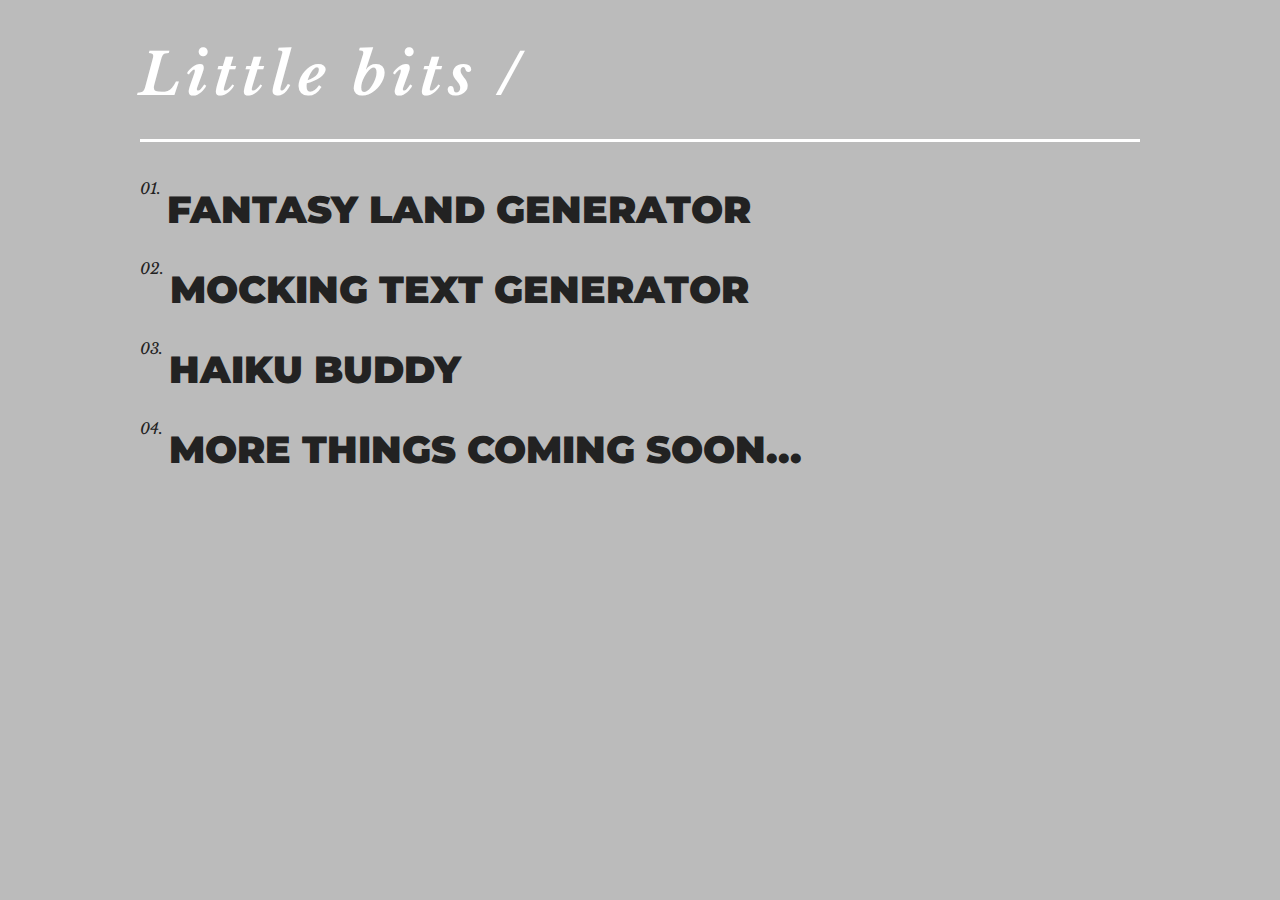
<file: index.html>
<!doctype html>
<html lang="en">
  <head>
    <meta charset="UTF-8"/>
    <meta name="viewport" content="width=device-width, initial-scale=1.0">
    <title>Little bits</title>

    <link href="https://fonts.googleapis.com/css2?family=Libre+Baskerville:ital@1&family=Montserrat:wght@900&display=swap" rel="stylesheet">

    <style type="text/css">
     body {
         --fg-color1: #fff;
         --fg-color2: #222;

         background: #bbb;
     }

     main {
         max-width: 1000px;
         padding: 0 15px;
         margin: 0 auto;
     }

     h1 {
         padding-bottom: 0.5em;
         border-bottom: 3px solid var(--fg-color1);

         color: var(--fg-color1);

         font-family: 'Libre Baskerville', serif;
         font-style: italic;
         font-weight: 900;
         font-size: 4vw;
         font-size: clamp(40px, 4.5vw, 80px);
         letter-spacing: 0.1em;
     }

     ol {
         padding: 0;
         list-style: none;
         counter-reset: no-easter-eggs-here;
     }

     ol li {
         display: flex;
         margin-bottom: 1.4em;
         counter-increment: no-easter-eggs-here;
     }

     ol li::before {
         content: "0" counter(no-easter-eggs-here) ".";
         margin-right: 0.4em;
         font-size: 1em;
         font-size: clamp(14px, 1.2vw, 36px);
         font-family: 'Libre Baskerville', serif;
         font-style: italic;
         line-height: 1;
         color: var(--fg-color2);
         transition: color .3s;
     }

     ol li:hover::before {
         color: #dd0000;
         /* content: "00."; */
     }

     a {
         width: 100%;
         font-family: 'Montserrat', sans-serif;
         font-weight: 900;
         font-size: 3.5vw;
         font-size: clamp(22px, 3vw, 72px);
         line-height: 1.5em;
         text-transform: uppercase;
         text-decoration: none;

         color: var(--fg-color2);

         transition: color .3s, padding .2s;
     }

     a:hover {
         padding-left: 0.15em;
         color: var(--fg-color1);
     }
    </style>
  </head>
  <body>
    <main>
      <h1>Little bits /</h1>
      <ol>
        <li><a href="fantasy-lands">Fantasy land generator</a></li>
        <li><a href="mocking-text">Mocking text generator</a></li>
        <li><a href="haiku-buddy">Haiku buddy</a></li>
        <li><a href="https://github.com/ArturMroz/little-bits">more things coming soon...</a></li>
      </ol>
    </main>
  </body>
</html>
</file>
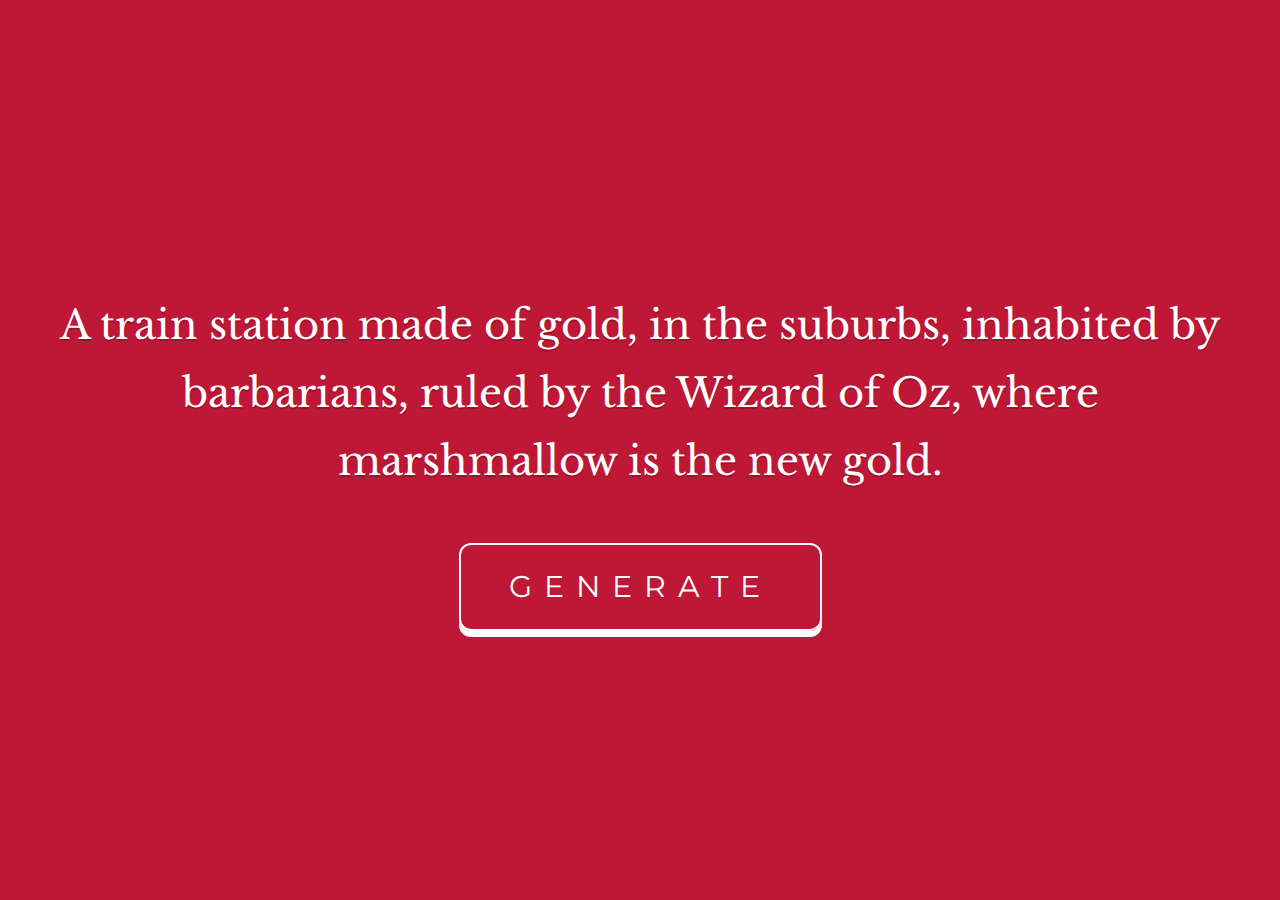
<file: fantasy-lands/index.html>
<!DOCTYPE html>
<html>
  <head>
    <meta http-equiv="content-type" content="text/html; charset=UTF-8">
    <meta charset="UTF-8">
    <meta name="description" content="Random fantasy lands generator.">
    <meta name="keywords" content="fantasy, generator, random, lands, ideas">
    <meta name="viewport" content="width=device-width, initial-scale=1.0">

    <title>Fantasy lands generator</title>

    <link href="style.css" rel="stylesheet" type="text/css">
  </head>
  <body>
    <main>
      <h1 id="maintext">...</h1>
      <button>generate</button>
    </main>

    <script src="script.js"></script>
  </body>
</html>
</file>
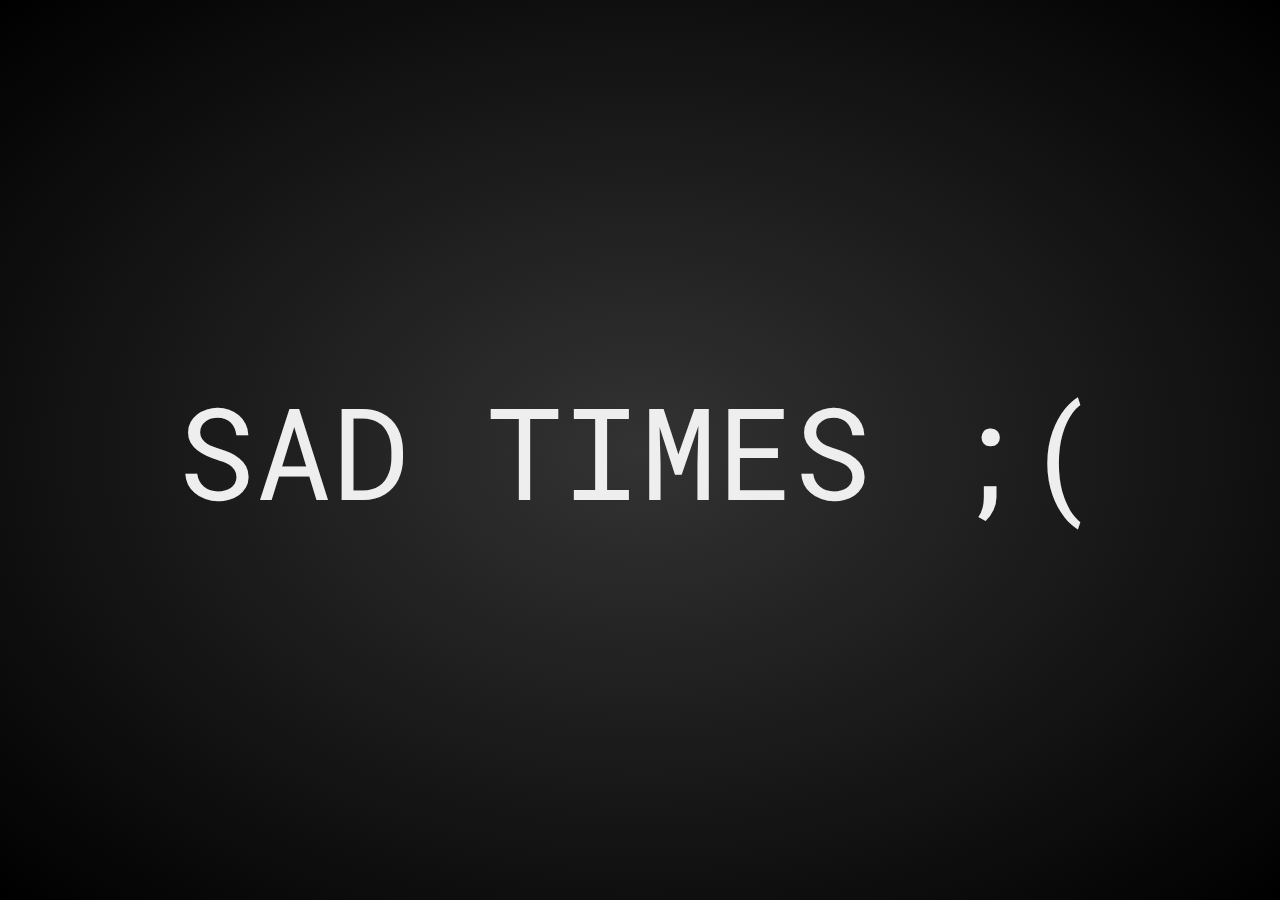
<file: final-countdown/index.html>
<!doctype html>
<html lang="en">
  <head>
    <meta charset="UTF-8"/>
    <title>Final Countdown</title>
    <meta name="description" content="Countdown to misery/freedom. Depends on whom you ask.">

    <link href="https://fonts.googleapis.com/css2?family=Roboto+Mono&text=0123456789:&display=swap" rel="stylesheet">
    <script type="text/javascript" src="https://www.cornify.com/js/cornify.js"></script>

    <style>
     html, body {
         height: 100%;
         margin: 0;
     }

     body {
         display: flex;
         align-items: center;
         justify-content: center;
         background: radial-gradient(#333 0%, #000 100%);
     }

     #sad-display {
         margin: 0;
         color: #eee;
         font-family: 'Roboto Mono', monospace;
         font-size: 10vw;
     }
    </style>
  </head>
  <body>
    <p id="sad-display"></p>

    <script>
     const sadDisplay   = document.getElementById('sad-display')
     const judgementDay = new Date('2020/11/20 17:00:00').getTime()
     const despair      = setInterval(weAreDoomed, 1000)
     const cry          = (x) => x > 9 ? x : '0' + x

     function weAreDoomed() {
         const joyLeft = judgementDay - Date.now()

         if (joyLeft > 0) {
             const everyone = Math.floor(joyLeft / (1000 * 60 * 60 * 24))
             const iKnow    = Math.floor((joyLeft % (1000 * 60 * 60 * 24)) / (1000 * 60 * 60))
             const goesAway = Math.floor((joyLeft % (1000 * 60 * 60)) / (1000 * 60))
             const inTheEnd = Math.floor((joyLeft % (1000 * 60)) / 1000)

             sadDisplay.innerHTML = `${everyone}:${cry(iKnow)}:${cry(goesAway)}:${cry(inTheEnd)}`
         } else {
             sadDisplay.innerHTML = 'SAD TIMES ;('
             clearInterval(despair)
         }
     }

     weAreDoomed()

     // well-hidden easter egg
     const pressed = []
     const secret = 'kdogg'

     window.onkeyup = (e) => {
         pressed.push(e.key)
         pressed.splice(-secret.length - 1, pressed.length - secret.length)

         if (pressed.join('').includes(secret)) {
             cornify_add()
         }
     }
    </script>
  </body>
</html>
</file>
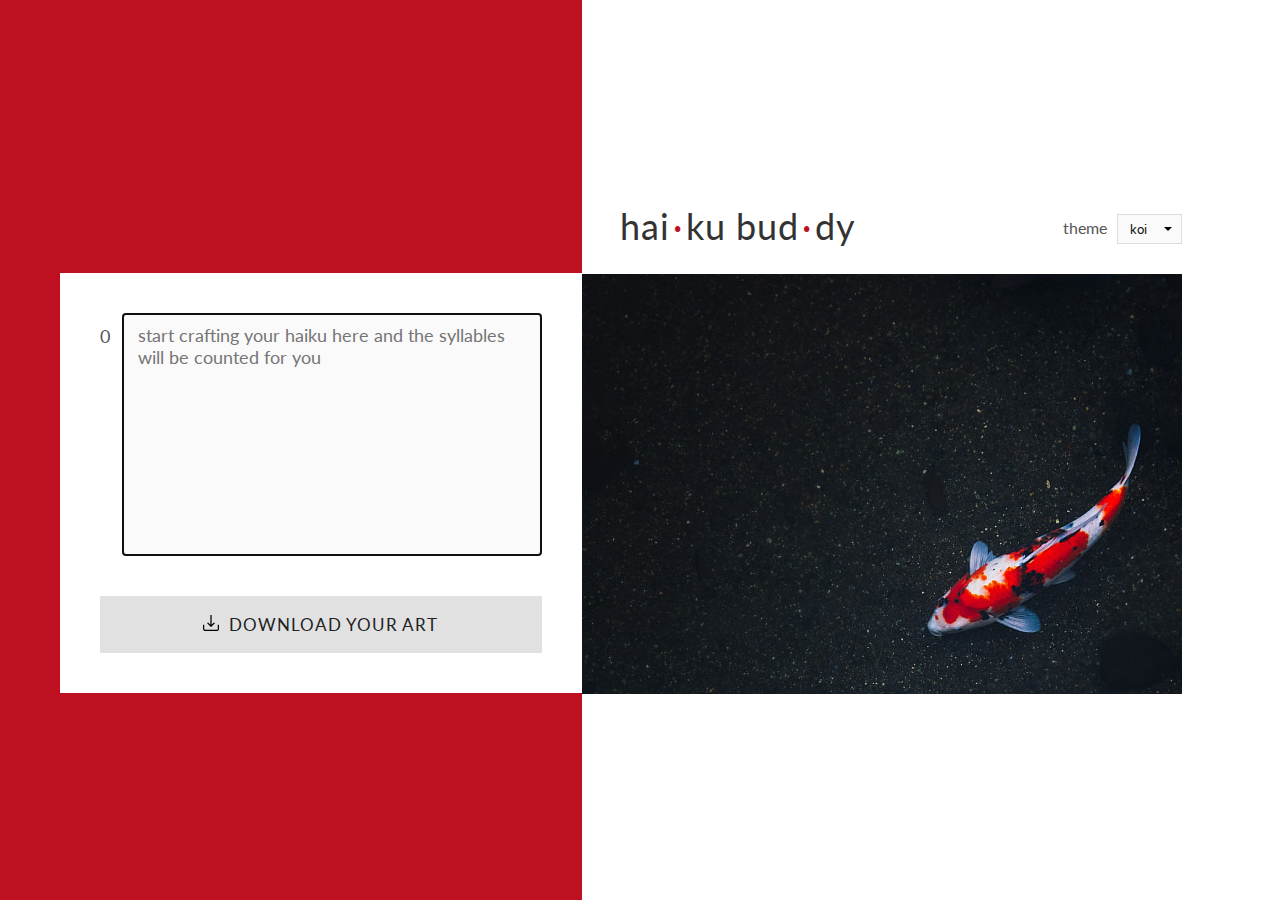
<file: haiku-buddy/index.html>
<!DOCTYPE html>
<html lang="en">
  <head>
    <meta http-equiv="content-type" content="text/html; charset=UTF-8">
    <meta charset="UTF-8">
    <meta name="description" content="Haiku Buddy helps you to write haikus by counting the syllables for you.">
    <meta name="keywords" content="haiku, poetry, syllables counter, fine art">
    <!-- <meta name="viewport" content="width=device-width, initial-scale=1.0"> -->

    <link href="https://fonts.googleapis.com/css2?family=Long+Cang&family=Lato:wght@400&display=swap" rel="stylesheet">

    <title>Haiku buddy</title>

    <style type="text/css">
     :root {
         --accent: #bf1021;
     }

     html {
         height: 100%;
     }

     body {
         height: 100%;
         margin: 0;
         display: flex;
     }

     body * {
         font-family: 'Lato', 'Open Sans', sans-serif;
     }

     .right-wrapper {
         display: flex;
         flex: 6;
         align-items: center;
         background: white;
     }

     .header {
         height: 70px;
         padding: 0 0 25px 38px;
         box-sizing: border-box;
         display: flex;
         align-items: center;
     }

     .logo {
         flex: 1;
         letter-spacing: 1px;
         font-size: 36px;
         color: #333;
     }

     .logo .dot {
         color: var(--accent);
         margin: 0 3px;
     }

     .left-wrapper {
         display: flex;
         flex: 5;
         justify-content: flex-end;
         align-items: center;
         background: var(--accent);
         transition: .4s background;
     }

     .left {
         display: flex;
         gap: 40px;
         flex-direction: column;
         justify-content: space-between;
         height: 420px;
         padding: 40px;
         margin-top: 66px;
         box-sizing: border-box;
         background: white;
     }

     .poetry-wrapper {
         display: flex;
         flex: 1;
     }

     #poetry {
         padding: 10px 15px;
         width: 420px;
         height: 100%;
         background: #fafafa;
         border: 1px solid #ddd;
         color: #111;
         resize: none;
         box-sizing: border-box;
     }

     #poetry:focus {
         border: 1px solid #aaa;
     }

     #counter {
         margin: 0;
         margin-top: 12px;
         width: 22px;
         vertical-align: top;
         color: #555;
     }

     #counter, #poetry {
         font-size: 18px;
     }

     #download-btn {
         padding: 18px 25px;
         background: #e1e1e1;
         color: #222;
         text-transform: uppercase;
         text-decoration: none;
         font-weight: 400;
         font-size: 17px;
         text-align: center;
         transition: .2s background;
         letter-spacing: 1px;
     }

     #download-btn:hover {
         background: #bbb;
         color: #111;
     }

     #download-btn img {
         margin-right: 5px;
     }

     label {
         color: #555;
         font-size: 16px;
     }

     select {
         padding: 6px 20px 6px 12px;
         margin-left: 6px;
         border: 1px solid #ddd;
         background: #fafafa;
         color: #111;
         -webkit-appearance: none;
         -moz-appearance: none;
         appearance: none;
     }

     select:hover {
         background: #eee;
         border: 1px solid #ccc;
         cursor: pointer;
     }

     .select-div {
         position: relative;
         margin-top: 5px;
     }

     .select-div::after {
         content: "";
         position: absolute;
         right: 10px;
         top: 45%;
         border-top-style: solid;
         border-top-width: 4px;
         border-right: 4px solid transparent;
         border-bottom: 0 solid transparent;
         border-left: 4px solid transparent;
     }
    </style>
  </head>
  <body>
    <div class="left-wrapper">
      <div class="left">
        <div class="poetry-wrapper">
          <div id="counter"></div>
          <textarea id="poetry" placeholder="start crafting your haiku here and the syllables will be counted for you" autofocus></textarea>
        </div>
        <a id="download-btn" href="#" download="haiku.png">
          <img src="img/download.png">
          Download your art
        </a>
      </div>
    </div>

    <div class="right-wrapper">
      <div>
        <div class="header">
          <span class="logo">
            hai<span class="dot">·</span>ku bud<span class="dot">·</span>dy
          </span>

          <div class="select-div">
            <label for="theme-select">theme</label>
            <select id="theme-select"></select>
          </div>
        </div>

        <canvas id="canvas" width="600" height="420"></canvas>
      </div>
    </div>

    <script>
     const poetry = document.querySelector('#poetry')
     const counter = document.querySelector('#counter')

     const canvas = document.querySelector('#canvas')
     const context = canvas.getContext('2d')
     const poemBgImg = new Image()
     const [x, y, yOffset] = [50, 90, 35]

     poemBgImg.onload = updateStateOfAffairs
     poetry.addEventListener('keyup', updateStateOfAffairs)
     context.font = '24pt "Long Cang"'

     document.querySelector('#download-btn').addEventListener('click', e => {
         e.target.href = canvas.toDataURL('image/png')
     })

     const themes = {
         'koi': { src: 'koi.jpg', color: '#f1ecf2', accent: '#bf1021' },
         'plant': { src: 'plant.jpg', color: '#27562c' },
         'clock': { src: 'clock.jpg', color: '#47423c', accent: '#cbebe6' },
         'cctv': { src: 'cctv.jpg', color: '#1e1f21' },
         'joy': { src: 'joy.jpg', color: '#203c52' },
         'smile': { src: 'smile.jpg', color: '#dfcf20' },
         'cry': { src: 'cry.jpg', color: '#efefff', accent: '#6b232e' },
         // 'fml': { src: 'fml.jpg', color: '#fff', accent: '#acce91' },
         'rip': { src: 'rip.jpg', color: '#fcfaff', accent: '#583762' },
         'exit': { src: 'exit.jpg', color: '#fcfcff', accent: '#9f0213' },
         'rope': { src: 'rope.jpg', color: 'white', accent: '#725943' },
         'hand': { src: 'hand.jpg', color: '#211b25' },
         'bears': { src: 'bears.jpg', color: '#271d1c' },
         'doge': { src: 'doge.jpg', color: '#904e14' },
     }

     function setTheme(themeName) {
         const { src, color, accent } = themes[themeName] || themes['koi']

         poemBgImg.src = 'img/' + src
         context.fillStyle = color
         document.documentElement.style.setProperty('--accent', accent || color)
     }

     function setupThemeSelect() {
         const themeSelect = document.querySelector('#theme-select')

         for (const theme in themes) {
             const option = document.createElement('option')
             option.value = theme
             option.textContent = theme
             themeSelect.appendChild(option)
         }

         themeSelect.addEventListener('change', e => {
             const themeName = e.target.value
             setTheme(themeName)
         })
     }

     function updateStateOfAffairs() {
         const artByLines = poetry.value.split('\n')

         counter.innerHTML = artByLines.map(countSyllables).join('<br>')

         context.drawImage(poemBgImg, 0, 0)

         artByLines.forEach((line, i) => context.fillText(line, x, y + i * yOffset))
     }

     function countSyllables(sentence) {
         const syllableRegex = /[aiouy]+e*|e(?!d\b|ly)\w|[td]ed|(le|tre)\b|\b\w{1,2}(e|ed)\b/gi
         const matches = sentence.match(syllableRegex)

         return matches !== null ? matches.length : 0
     }

     setupThemeSelect()
     setTheme()
    </script>
  </body>
</html>
</file>
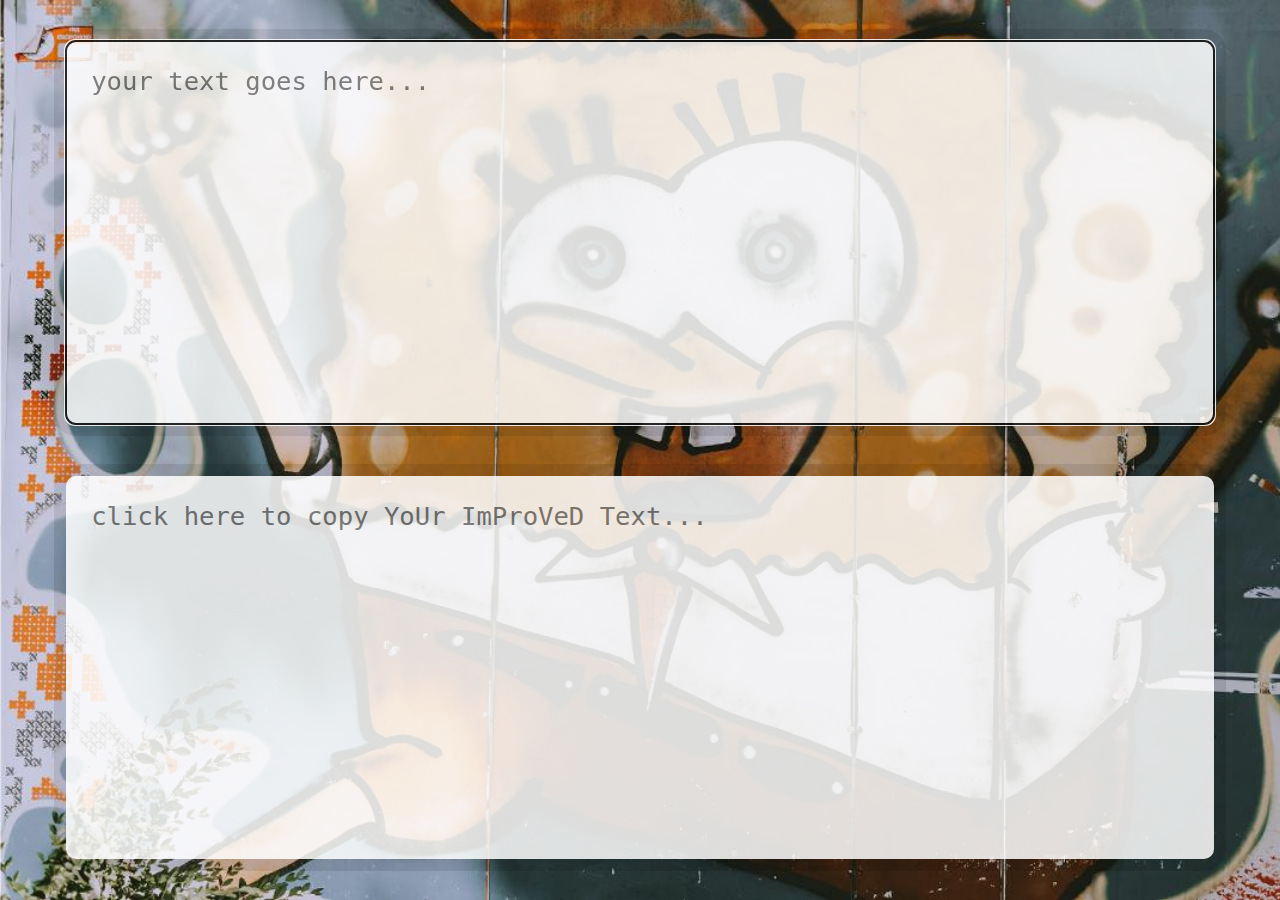
<file: mocking-text/index.html>
<!DOCTYPE html>
<html>
  <head>
    <meta http-equiv="content-type" content="text/html; charset=UTF-8">
    <meta charset="UTF-8">
    <meta name="description" content="Mocking text generator">
    <meta name="keywords" content="mocking text generator, sarcasm, spongebob">
    <meta name="viewport" content="width=device-width, initial-scale=1.0">

    <title>Mocking text generator</title>

    <style type="text/css">
     html, body {
         height: 100%;
         margin: 0;
     }

     body {
         background-color: #4b5d61;
         background-image: url("spongebob1200.jpg");
         background-size: cover;
     }

     main {
         display: flex;
         flex-direction: column;
         height: calc(100% - 30px);
         max-width: 1200px;
         margin: 0 auto;
         padding: 15px;
     }

     textarea {
         flex: 1;
         border: none;
         padding: clamp(12px, 2vw, 28px);
         margin: clamp(10px, 2vw, 28px);
         border-radius: 10px;
         box-shadow: 0 0 0 clamp(5px, 1.5vw, 12px) rgba(0, 0, 0, 0.1);
         font-size: clamp(14px, 2vw, 30px);
         color: #222;
         opacity: .85;
         resize: none;
     }

     #to-text {
         cursor: pointer;
     }
    </style>
  </head>

  <body>
    <main>
      <textarea id="from-text" placeholder="your text goes here..." autofocus></textarea>
      <textarea id="to-text" placeholder="click here to copy YoUr ImProVeD Text..." title="click here to copy" readonly></textarea>
    </main>

    <script type="text/javascript">
     const fromText = document.querySelector('#from-text')
     const toText = document.querySelector('#to-text')

     fromText.addEventListener('keyup', () => {
         const mockedText =
             [...fromText.value]
                 .map(ch => Math.random() < 0.5 ? ch.toLowerCase() : ch.toUpperCase())
                 .join('')

         toText.value = mockedText
     })

     toText.addEventListener('click', () => {
         toText.select()
         document.execCommand('copy')
     })
    </script>
  </body>
</html>
</file>
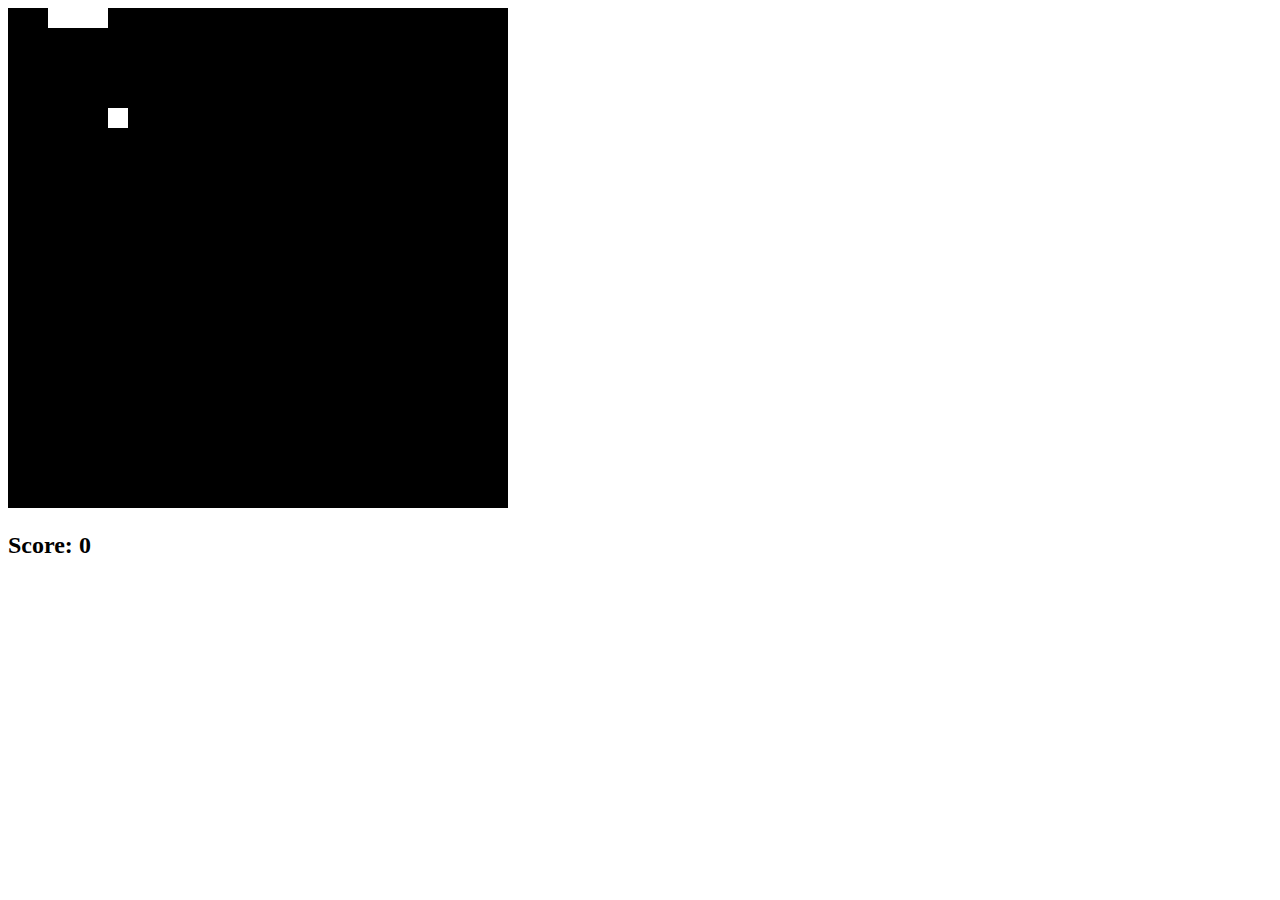
<file: snek/index.html>
<!doctype html>
<html lang="en">
  <head>
    <meta charset="UTF-8"/>
    <meta name="description" content="A Snake clone, but you chomp on magic mushrooms that will make you hallucinate and question reality.">
    <title>Snek</title>
  </head>
  <body>
    <canvas width="500" height="500"></canvas>
    <h2>Score: <span id="score">0</span></h2>

    <script src="snek.js" type="text/javascript"></script>
  </body>
</html>
</file>
<file: fantasy-lands/style.css>
@import url('https://fonts.googleapis.com/css2?family=Libre+Baskerville:wght@400&family=Montserrat:wght@700&display=swap');

html, body {
    height: 100%;
    margin: 0;
}

body {
    color: #fff;
    background: #be1836;
    animation: rainbow 220s infinite linear;
}

main {
    display: flex;
    flex-direction: column;
    justify-content: center;
    height: calc(100% - 35px);
    max-width: 1200px;
    margin: 0 auto;
    padding: 15px;
}

#maintext {
    display: flex;
    align-items: center;
    position: relative;
    margin-bottom: 1.2em;
    padding: 0;

    text-align: center;
    font-family: 'Libre Baskerville', serif;
    font-style: normal;
    font-weight: normal;
    font-size: 3vw;
    font-size: clamp(20px, 3.5vw, 40px);
    line-height: 1.7;
    text-shadow: 0 0.06em rgba(0, 0, 0, 0.2);
}

#maintext.copyable {
    cursor: pointer;
}

#maintext::before {
    position: absolute;
    left: 50%;
    top: 50%;
    align-self: center;
    z-index: 999;
    transform: translate(-50%,-50%);
    padding: 12px 15px;
    border-radius: 5px;

    content: attr(data-tip);
    background: #111;
    font-family: 'Libre Baskerville', serif;
    font-size: 15px;
    text-transform: lowercase;
    opacity: 0;
    transition: opacity 0.3s;
}

#maintext.copied::before {
    opacity: 0.95;
}

button {
    position: relative;
    display: inline-block;
    align-self: center;
    padding: 0.5em 1.6em;
    border: 2px solid #fff;
    border-radius: 0.4em;
    box-shadow: 0px 6px #fff;

    background: transparent;
    color: #fff;

    font-family: 'Montserrat', sans-serif;
    font-size: 1.8em;
    font-size: clamp(22px, 3vw, 30px);
    text-transform: uppercase;
    letter-spacing: 0.4em;
    line-height: 1.8em;
    cursor: pointer;
    outline: none;
}

button:hover {
    box-shadow: 0 4px #fff;
    top: 2px;
}

button:active {
    box-shadow: 0 0 #fff;
    top: 6px;
}

::selection {
    background-color: #222;
}

::-moz-selection {
    background-color: #222;
}

@media only screen and (max-width: 480px) {
    button {
        align-self: stretch;
        border-width: 1px;
        box-shadow: 0 4px #fff;
        top: 2px;
    }

    #maintext {
        flex: 1;
    }
}

@keyframes rainbow {
    0%   { background-color: #be1836; }
    15%  { background-color: #f85931; }
    30%  { background-color: #dda92e; }
    40%  { background-color: #a3a948; }
    55%  { background-color: #00a2af; }
    70%  { background-color: #3d6adb; }
    85%  { background-color: #863ad8; }
    100% { background-color: #be1836; }
}
</file>
